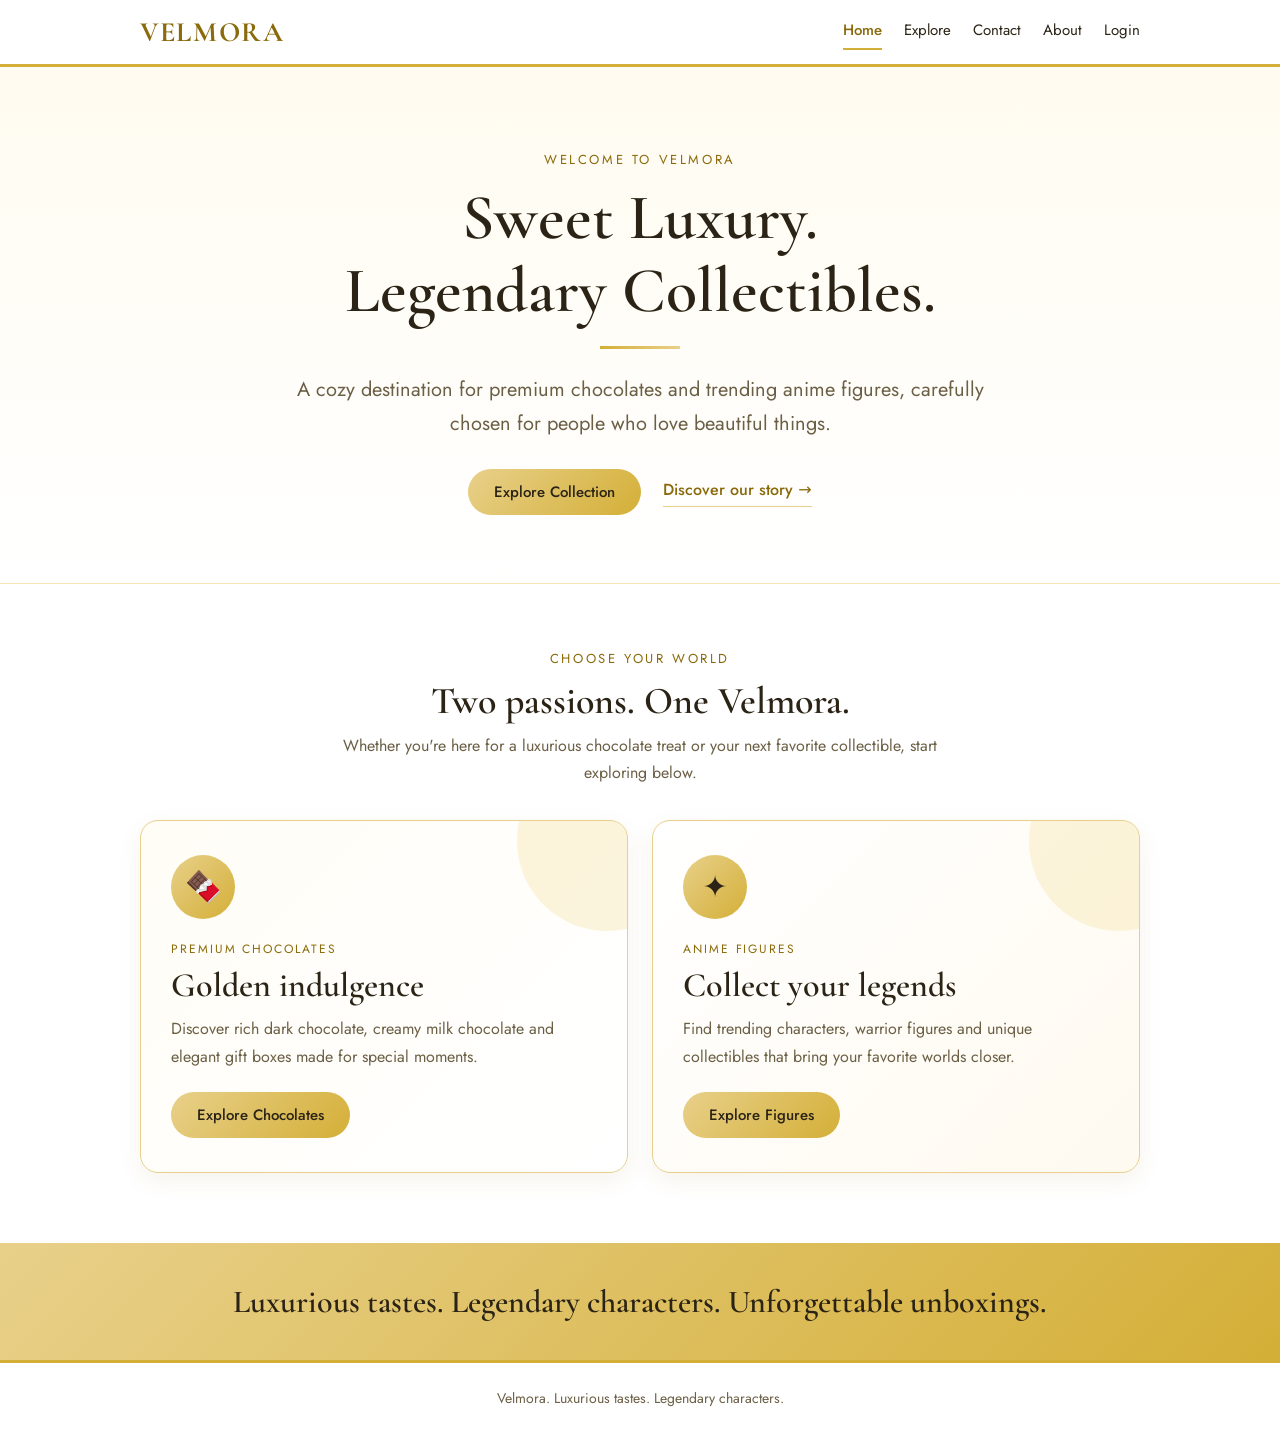
<file: index.html>
<!DOCTYPE html>
<html lang="en">
<head>
<meta charset="utf-8">
<meta name="viewport" content="width=device-width, initial-scale=1">
        <title>Home | Velmora</title>
                <link rel="preconnect" href="https://fonts.googleapis.com">
                <link href="https://fonts.googleapis.com/css2?family=Cormorant+Garamond:wght@500;600;700&family=Jost:wght@400;500&display=swap" rel="stylesheet">
                <link rel="stylesheet" href="style.css">
</head>
<body>
    <header>
        <div class="nav">
            <a class="logo" href="index.html">VELMORA</a>
            <a class="l on" href="index.html">Home</a><a class="l" href="explore.html">Explore</a><a class="l" href="contact.html">Contact</a><a class="l" href="about.html">About</a><a class="l" href="login.html">Login</a>
        </div>
    </header>

    <main>
        <section class="home-hero">
        <div class="wrap">
                <span class="eyebrow">Welcome to Velmora</span>
                <h1>Sweet Luxury.<br>Legendary Collectibles.</h1>
                <hr class="rule">
                <p class="lead">A cozy destination for premium chocolates and trending anime figures, carefully chosen for people who love beautiful things.</p>
        <div class="hero-actions">
                <a class="btn" href="explore.html">Explore Collection</a>
                <a class="text-link" href="about.html">Discover our story →</a>
        </div>
        </div>
        </section>

        <section class="home-intro">
        <div class="wrap">
                <span class="eyebrow">Choose your world</span>
                <h2>Two passions. One Velmora.</h2>
                <p class="section-text">Whether you're here for a luxurious chocolate treat or your next favorite collectible, start exploring below.</p>

        <div class="home-grid">
        <article class="home-card chocolate-card">
        <div class="card-icon">🍫</div>
                <span class="card-label">Premium Chocolates</span>
                <h2>Golden indulgence</h2>
                <p>Discover rich dark chocolate, creamy milk chocolate and elegant gift boxes made for special moments.</p>
                <a class="btn" href="explore.html#chocolates">Explore Chocolates</a>
        </article>

        <article class="home-card anime-card">
        <div class="card-icon">✦</div>
                <span class="card-label">Anime Figures</span>
                <h2>Collect your legends</h2>
                <p>Find trending characters, warrior figures and unique collectibles that bring your favorite worlds closer.</p>
                <a class="btn" href="explore.html#figures">Explore Figures</a>
        </article>
        </div>
        </div>
        </section>

        <section class="home-note">
                <p>Luxurious tastes. Legendary characters. Unforgettable unboxings.</p>
        </section>
    </main>

    <footer>Velmora. Luxurious tastes. Legendary characters.</footer>
</body>
</html>
</file>
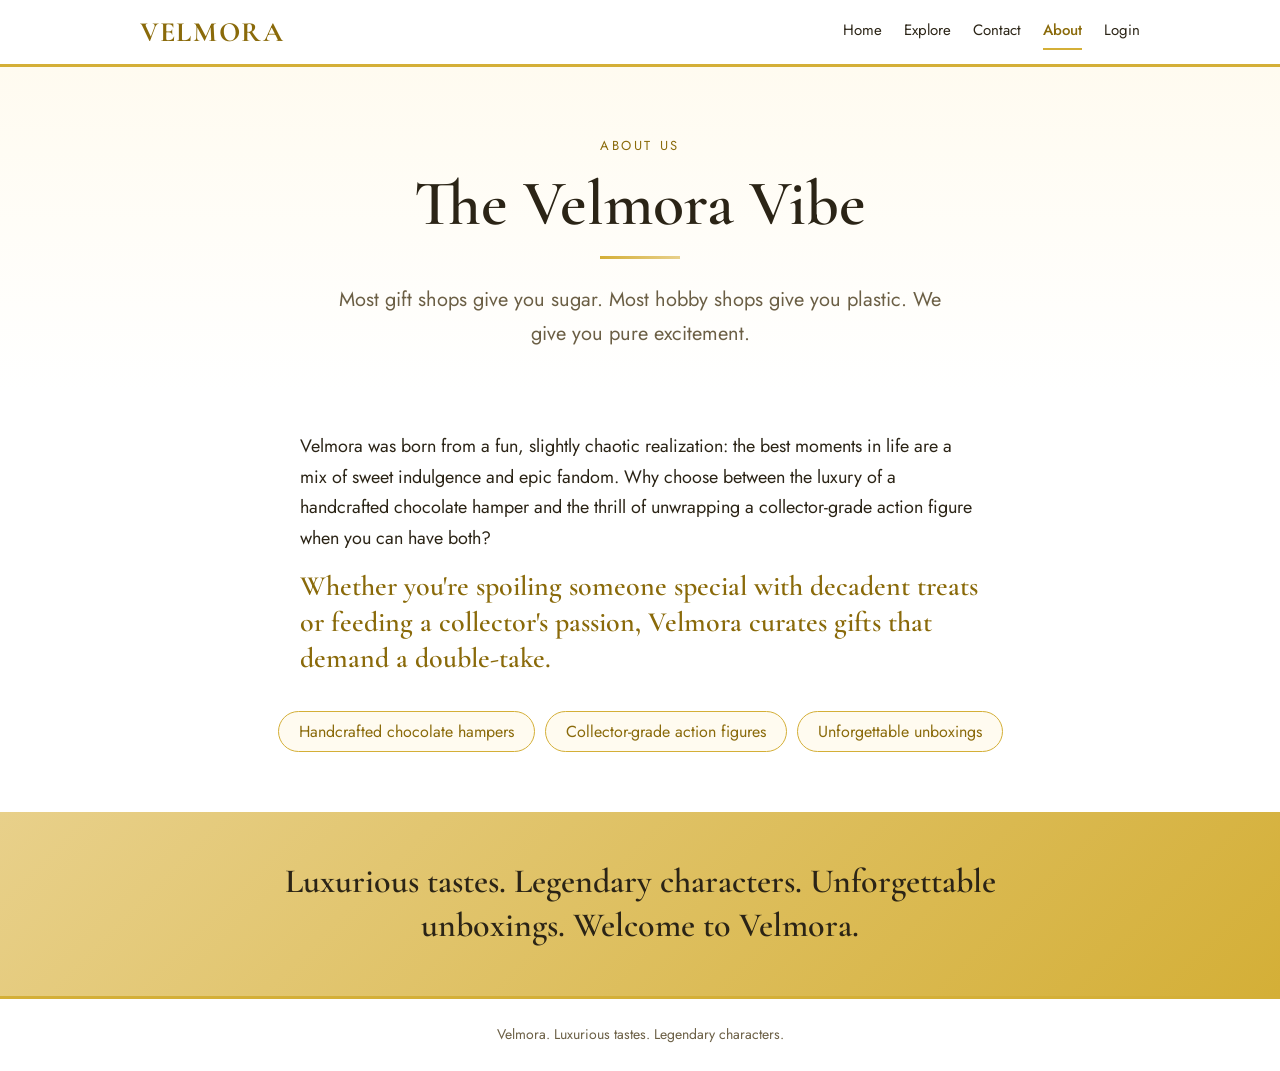
<file: about.html>
<!DOCTYPE html>
<html lang="en">
<head>
<meta charset="utf-8">
<meta name="viewport" content="width=device-width, initial-scale=1">
   <title>About | Velmora</title>
         <link rel="preconnect" href="https://fonts.googleapis.com">
         <link href="https://fonts.googleapis.com/css2?family=Cormorant+Garamond:wght@500;600;700&family=Jost:wght@400;500&display=swap" rel="stylesheet">
         <link rel="stylesheet" href="style.css">
</head>
<body>
   <header>
     <div class="nav">
     <a class="logo" href="index.html">VELMORA</a>
     <a class="l" href="index.html">Home</a><a class="l" href="explore.html">Explore</a><a class="l" href="contact.html">Contact</a><a class="l on" href="about.html">About</a><a class="l" href="login.html">Login</a>
      </div>
   </header>
   <main>
        <section class="about-hero">
                 <div class="wrap">
                      <span class="eyebrow">About us</span>
                      <h1>The Velmora Vibe</h1>
                      <hr class="rule">
                     <p class="lead">Most gift shops give you sugar. Most hobby shops give you plastic. We give you pure excitement.</p>
                  </div>
         </section>

        <section class="story">  
                <p>Velmora was born from a fun, slightly chaotic realization: the best moments in life are a mix of sweet indulgence and epic fandom. Why choose between the luxury of a handcrafted chocolate hamper and the thrill of unwrapping a collector-grade action figure when you can have both?</p>
                <p class="big">Whether you're spoiling someone special with decadent treats or feeding a collector's passion, Velmora curates gifts that demand a double-take.</p>
        </section>
        <div class="tags">
                  <span>Handcrafted chocolate hampers</span>
                  <span>Collector-grade action figures</span>
                  <span>Unforgettable unboxings</span></div>

        <section class="finale">
                  <p>Luxurious tastes. Legendary characters. Unforgettable unboxings. Welcome to Velmora.</p></section>
      </main>
      <footer>Velmora. Luxurious tastes. Legendary characters.</footer>
 </body>
</html>
</file>
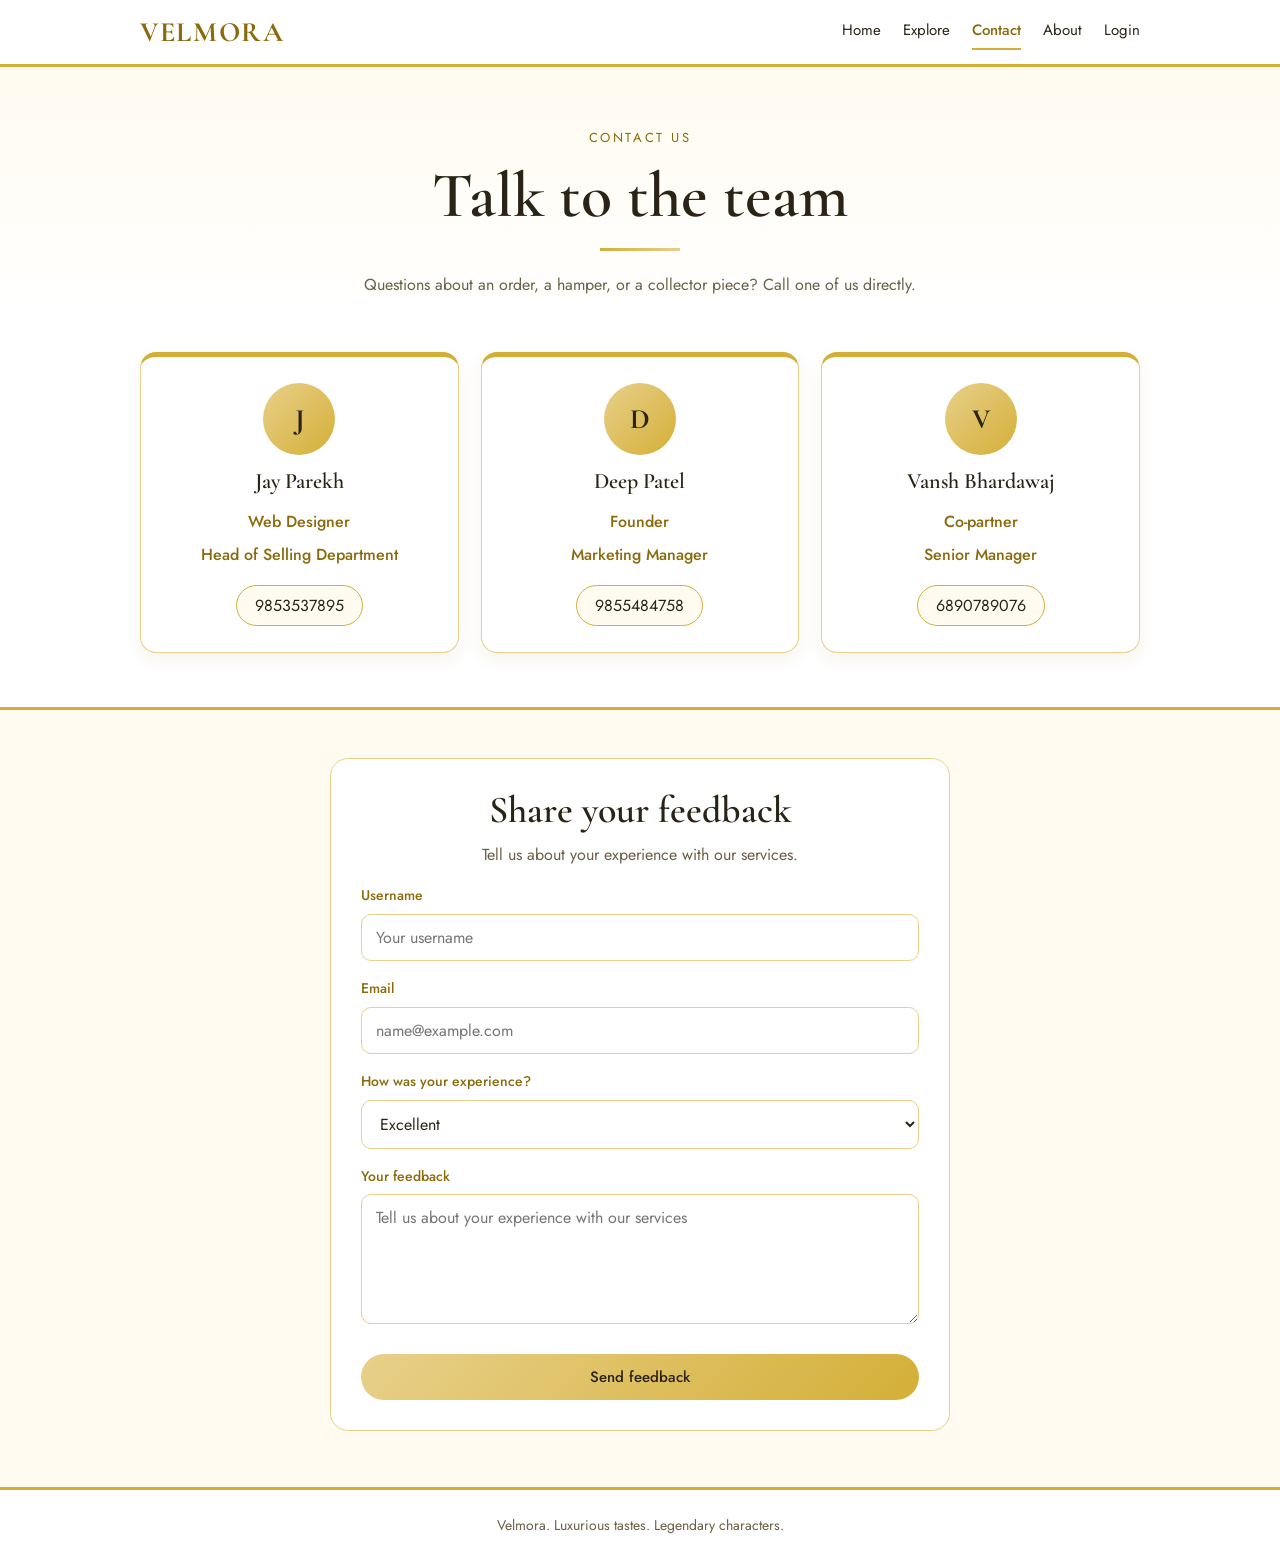
<file: contact.html>
<!DOCTYPE html>
<html lang="en">
<head>
<meta charset="utf-8">
<meta name="viewport" content="width=device-width, initial-scale=1">
<title>Contact | Velmora</title>
<link rel="preconnect" href="https://fonts.googleapis.com">
<link href="https://fonts.googleapis.com/css2?family=Cormorant+Garamond:wght@500;600;700&family=Jost:wght@400;500&display=swap" rel="stylesheet">
<link rel="stylesheet" href="style.css">
</head>
<body>
<header><div class="nav">
<a class="logo" href="index.html">VELMORA</a>
<a class="l" href="index.html">Home</a><a class="l" href="explore.html">Explore</a><a class="l on" href="contact.html">Contact</a><a class="l" href="about.html">About</a><a class="l" href="login.html">Login</a>
</div></header>
<main>
<section class="page-top"><div class="wrap">
<span class="eyebrow">Contact us</span>
<h1>Talk to the team</h1>
<hr class="rule">
<p>Questions about an order, a hamper, or a collector piece? Call one of us directly.</p>
</div></section>

<div class="wrap"><div class="team"><article class="person"><div class="avatar">J</div><h3>Jay Parekh</h3><ul><li>Web Designer</li><li>Head of Selling Department</li></ul><a class="phone" href="tel:9853537895">9853537895</a></article><article class="person"><div class="avatar">D</div><h3>Deep Patel</h3><ul><li>Founder</li><li>Marketing Manager</li></ul><a class="phone" href="tel:9855484758">9855484758</a></article><article class="person"><div class="avatar">V</div><h3>Vansh Bhardawaj</h3><ul><li>Co-partner</li><li>Senior Manager</li></ul><a class="phone" href="tel:6890789076">6890789076</a></article></div></div>

<section class="feedback"><div class="box">
<h2>Share your feedback</h2>
<p class="sub">Tell us about your experience with our services.</p>
<form action="#" method="post">
<label for="user">Username</label>
<input id="user" name="username" type="text" required placeholder="Your username">
<label for="mail">Email</label>
<input id="mail" name="email" type="email" required placeholder="name@example.com">
<label for="rate">How was your experience?</label>
<select id="rate" name="rating"><option>Excellent</option><option>Good</option><option>Average</option><option>Needs improvement</option></select>
<label for="msg">Your feedback</label>
<textarea id="msg" name="feedback" required placeholder="Tell us about your experience with our services"></textarea>
<button class="btn" type="submit">Send feedback</button>
</form>
</div></section>
</main>
<footer>Velmora. Luxurious tastes. Legendary characters.</footer>
</body>
</html>
</file>
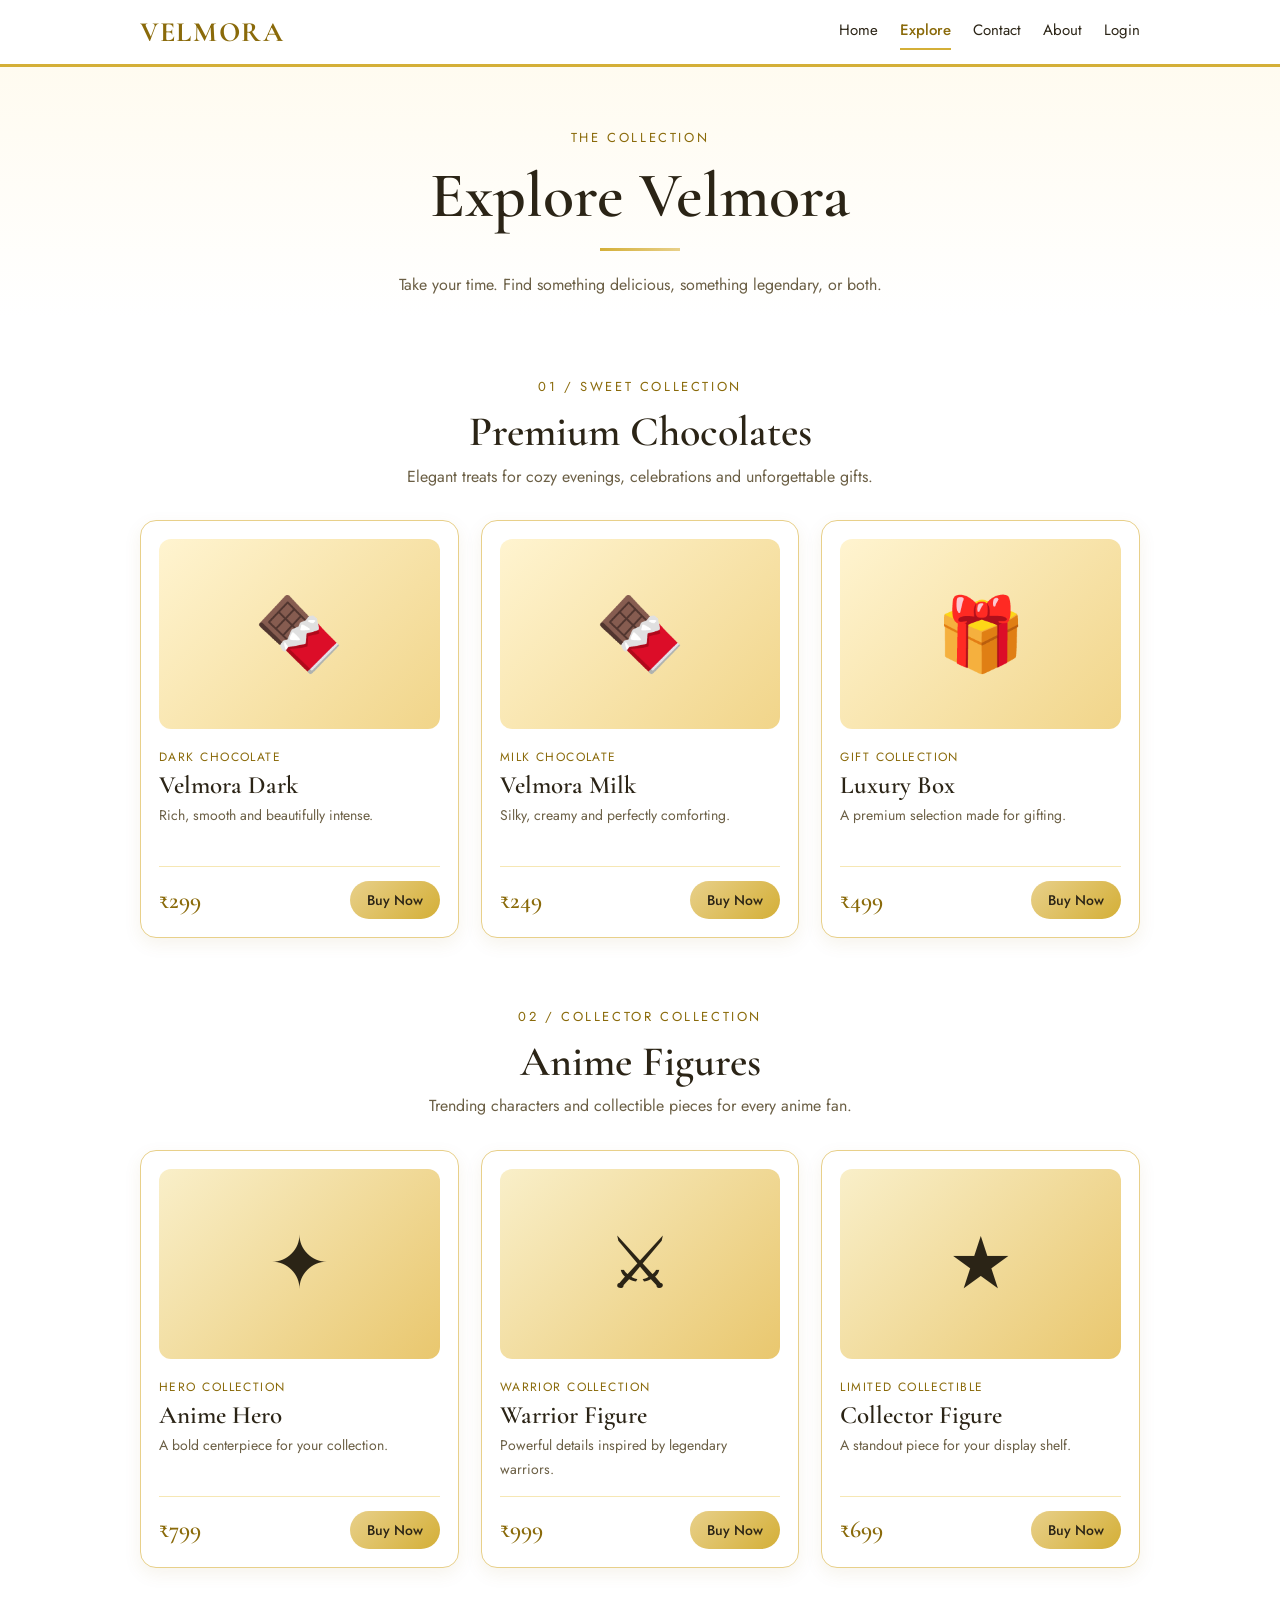
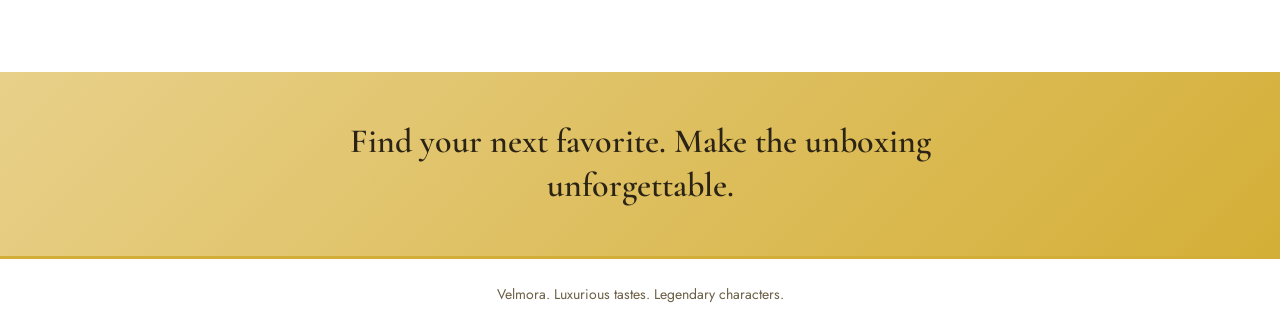
<file: explore.html>
<!DOCTYPE html>
<html lang="en">
<head>
<meta charset="utf-8">
<meta name="viewport" content="width=device-width, initial-scale=1">
        <title>Explore | Velmora</title>
                 <link rel="preconnect" href="https://fonts.googleapis.com">
                 <link href="https://fonts.googleapis.com/css2?family=Cormorant+Garamond:wght@500;600;700&family=Jost:wght@400;500&display=swap" rel="stylesheet">
                 <link rel="stylesheet" href="style.css">
</head>
<body>
        <header>
            <div class="nav">
                    <a class="logo" href="index.html">VELMORA</a>
                    <a class="l" href="index.html">Home</a>
                    <a class="l on" href="explore.html">Explore</a>
                    <a class="l" href="contact.html">Contact</a>
                    <a class="l" href="about.html">About</a>
                    <a class="l" href="login.html">Login</a>
            </div>
        </header>

        <main>
                 <section class="page-top">
                 <div class="wrap">
                        <span class="eyebrow">The collection</span>
                        <h1>Explore Velmora</h1>
                        <hr class="rule">
                        <p>Take your time. Find something delicious, something legendary, or both.</p>
                 </div>
                 </section>

                 <section class="catalog">
                 <div class="wrap">
                 <section class="catalog-section" id="chocolates">
                 <div class="section-heading">
                            <span class="eyebrow">01 / Sweet collection</span>
                            <h2>Premium Chocolates</h2>
                            <p>Elegant treats for cozy evenings, celebrations and unforgettable gifts.</p>
                 </div>

                <div class="products">
                <article class="product">
                <div class="product-image chocolate-image">🍫</div>
                            <span class="product-type">Dark Chocolate</span>
                            <h3>Velmora Dark</h3>
                            <p>Rich, smooth and beautifully intense.</p>
                            <div class="product-bottom"><strong>₹299</strong><a class="btn small-btn" href="login.html">Buy Now</a></div>
                </article>

                <article class="product">
                <div class="product-image chocolate-image">🍫</div>
                            <span class="product-type">Milk Chocolate</span>
                            <h3>Velmora Milk</h3>
                            <p>Silky, creamy and perfectly comforting.</p>
                            <div class="product-bottom"><strong>₹249</strong><a class="btn small-btn" href="login.html">Buy Now</a></div>
                </article>

                <article class="product">
                <div class="product-image chocolate-image">🎁</div>
                            <span class="product-type">Gift Collection</span>
                            <h3>Luxury Box</h3>
                            <p>A premium selection made for gifting.</p>
                            <div class="product-bottom"><strong>₹499</strong><a class="btn small-btn" href="login.html">Buy Now</a></div>
                </article>
                </div>
                </section>

                <section class="catalog-section" id="figures">
                <div class="section-heading">
                            <span class="eyebrow">02 / Collector collection</span>
                            <h2>Anime Figures</h2>
                            <p>Trending characters and collectible pieces for every anime fan.</p>
                </div>

                <div class="products">
                <article class="product anime-product">
                <div class="product-image anime-image">✦</div>
                            <span class="product-type">Hero Collection</span>
                            <h3>Anime Hero</h3>
                            <p>A bold centerpiece for your collection.</p>
                            <div class="product-bottom"><strong>₹799</strong><a class="btn small-btn" href="login.html">Buy Now</a></div>
                </article>

                <article class="product anime-product">
                <div class="product-image anime-image">⚔</div>
                            <span class="product-type">Warrior Collection</span>
                            <h3>Warrior Figure</h3>
                            <p>Powerful details inspired by legendary warriors.</p>
                            <div class="product-bottom"><strong>₹999</strong><a class="btn small-btn" href="login.html">Buy Now</a></div>
                </article>

                <article class="product anime-product">
                <div class="product-image anime-image">★</div>
                            <span class="product-type">Limited Collectible</span>
                            <h3>Collector Figure</h3>
                            <p>A standout piece for your display shelf.</p>
                            <div class="product-bottom"><strong>₹699</strong><a class="btn small-btn" href="login.html">Buy Now</a></div>
                </article>
                </div>
                </section>
                </div>
                </section>

                <section class="finale"><p>Find your next favorite. Make the unboxing unforgettable.</p></section>
        </main>

        <footer>Velmora. Luxurious tastes. Legendary characters.</footer>
</body>
</html>
</file>
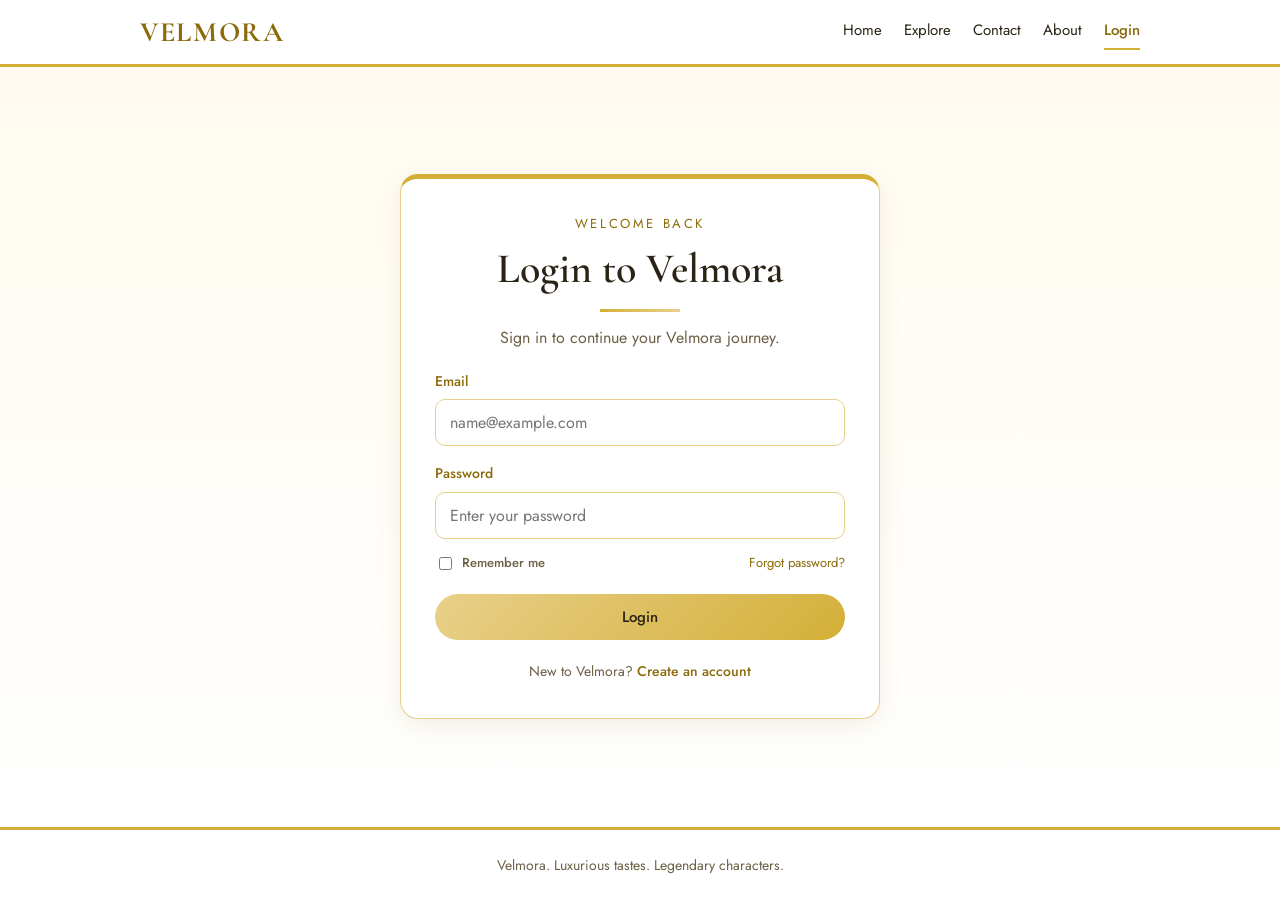
<file: login.html>
<!DOCTYPE html>
<html lang="en">
<head>
<meta charset="utf-8">
<meta name="viewport" content="width=device-width, initial-scale=1">
        <title>Login | Velmora</title>
                <link rel="preconnect" href="https://fonts.googleapis.com">
                <link href="https://fonts.googleapis.com/css2?family=Cormorant+Garamond:wght@500;600;700&family=Jost:wght@400;500&display=swap" rel="stylesheet">
                <link rel="stylesheet" href="style.css">
</head>
<body>
        <header>
                <div class="nav">
                         <a class="logo" href="index.html">VELMORA</a>
                         <a class="l" href="index.html">Home</a>
                         <a class="l" href="explore.html">Explore</a>
                         <a class="l" href="contact.html">Contact</a>
                         <a class="l" href="about.html">About</a>
                         <a class="l on" href="login.html">Login</a>
                </div>
        </header>

        <main>
                <section class="login-page">
                <div class="login-box">
                                <span class="eyebrow">Welcome back</span>
                                <h1>Login to Velmora</h1>
                                <hr class="rule">
                                <p class="sub">Sign in to continue your Velmora journey.</p>

                 <form action="#" method="post">
                                <label for="email">Email</label>
                                <input id="email" name="email" type="email" required placeholder="name@example.com">

                                <label for="password">Password</label>
                                <input id="password" name="password" type="password" required placeholder="Enter your password">

                        <div class="login-row">
                                        <label class="remember"><input type="checkbox" name="remember"> Remember me</label>
                                        <a href="#" class="forgot">Forgot password?</a>
                        </div>

                                        <button class="btn login-btn" type="submit">Login</button>
                  </form>

                  <p class="new-user">New to Velmora? <a href="#">Create an account</a></p>
                </div>
                </section>
        </main>

        <footer>Velmora. Luxurious tastes. Legendary characters.</footer>
</body>
</html>
</file>
<file: style.css>
/* Velmora - gold and white theme (About and Contact pages)
   Gold 1 (deep gold): text, headings, accents
   Gold 2 (champagne gold): buttons, borders, backgrounds */
:root{
  --white:#FFFFFF;
  --ivory:#FFFBF0;
  --champagne:#F6E7B4;
  --gold:#D4AF37;        /* bright gold */
  --gold-deep:#8A6A0A;   /* deep gold for text */
  --gold-soft:#E8D08A;   /* champagne gold */
  --ink:#2B2416;
  --mute:#6B5F45;
}
*{box-sizing:border-box}
body{margin:0;background:var(--white);color:var(--ink);font:400 16px/1.7 Jost,system-ui,sans-serif}
h1,h2,h3{font-family:"Cormorant Garamond",Georgia,serif;font-weight:600;line-height:1.15;margin:0;color:var(--ink)}
h1{font-size:clamp(40px,7vw,64px)}
h2{font-size:clamp(28px,4vw,38px)}
h3{font-size:22px}
p{margin:0 0 14px}
a{color:inherit;text-decoration:none}
.wrap{max-width:1040px;margin:0 auto;padding:0 20px}

/* header */
header{background:var(--white);border-bottom:3px solid var(--gold)}
.nav{display:flex;align-items:center;flex-wrap:wrap;gap:6px 22px;padding:14px 20px;max-width:1040px;margin:0 auto}
.logo{font:700 28px "Cormorant Garamond",Georgia,serif;letter-spacing:.06em;color:var(--gold-deep);margin-right:auto}
.nav a.l{padding:4px 0;font-size:15px;border-bottom:2px solid transparent}
.nav a.l:hover{color:var(--gold-deep)}
.nav a.l.on{color:var(--gold-deep);font-weight:500;border-color:var(--gold)}

/* shared bits */
.eyebrow{display:inline-block;font-size:13px;letter-spacing:.2em;text-transform:uppercase;color:var(--gold-deep);margin-bottom:10px}
.rule{width:80px;height:3px;background:linear-gradient(90deg,var(--gold),var(--gold-soft));border:0;margin:16px 0 24px}
.btn{display:inline-block;border:0;cursor:pointer;font:500 15px Jost,sans-serif;color:var(--ink);padding:12px 26px;border-radius:99px;
  background:linear-gradient(135deg,var(--gold-soft),var(--gold))}
.btn:hover{filter:brightness(1.06)}
a:focus-visible,button:focus-visible,input:focus-visible,select:focus-visible,textarea:focus-visible{outline:2px solid var(--gold);outline-offset:2px}

/* ---------- ABOUT ---------- */
.about-hero{background:linear-gradient(180deg,var(--ivory),var(--white));padding:64px 0 40px;text-align:center}
.about-hero .rule{margin:16px auto 24px}
.lead{font-size:20px;color:var(--mute);max-width:640px;margin:0 auto}
.story{max-width:720px;margin:0 auto;padding:40px 20px 10px}
.story p{font-size:18px}
.story p.big{font:600 28px/1.3 "Cormorant Garamond",Georgia,serif;color:var(--gold-deep)}
.tags{display:flex;justify-content:center;flex-wrap:wrap;gap:10px;padding:10px 20px 30px}
.tags span{border:1.5px solid var(--gold);border-radius:99px;padding:6px 20px;color:var(--gold-deep);background:var(--ivory)}
.finale{background:linear-gradient(135deg,var(--gold-soft),var(--gold));text-align:center;padding:48px 20px;margin-top:30px}
.finale p{font:600 clamp(22px,4vw,34px)/1.3 "Cormorant Garamond",Georgia,serif;color:#2B2416;max-width:760px;margin:0 auto}

/* ---------- CONTACT ---------- */
.page-top{background:linear-gradient(180deg,var(--ivory),var(--white));padding:56px 0 20px;text-align:center}
.page-top .rule{margin:16px auto 20px}
.page-top p{color:var(--mute);max-width:560px;margin:0 auto}
.team{display:grid;grid-template-columns:repeat(3,minmax(0,1fr));gap:22px;padding:34px 0 10px}
.person{background:var(--white);border:1.5px solid var(--gold-soft);border-top:5px solid var(--gold);border-radius:16px;padding:26px 22px;text-align:center;box-shadow:0 6px 18px rgba(138,106,10,.08)}
.avatar{width:72px;height:72px;margin:0 auto 14px;border-radius:50%;display:flex;align-items:center;justify-content:center;
  font:700 28px "Cormorant Garamond",Georgia,serif;color:var(--ink);background:linear-gradient(135deg,var(--gold-soft),var(--gold))}
.person ul{list-style:none;margin:10px 0 14px;padding:0}
.person li{color:var(--gold-deep);font-weight:500;padding:3px 0}
.phone{display:inline-block;border:1.5px solid var(--gold);border-radius:99px;padding:6px 18px;color:var(--ink);background:var(--ivory)}
.phone:hover{background:var(--champagne)}

.feedback{background:var(--ivory);border-top:3px solid var(--gold);margin-top:44px;padding:48px 0 56px}
.feedback .box{max-width:620px;margin:0 auto;background:var(--white);border:1.5px solid var(--gold-soft);border-radius:18px;padding:30px}
.feedback h2{text-align:center}
.feedback .sub{text-align:center;color:var(--mute);margin:8px 0 10px}
label{display:block;font-size:14px;color:var(--gold-deep);font-weight:500;margin:16px 0 6px}
input,select,textarea{width:100%;font:400 16px Jost,sans-serif;color:var(--ink);background:var(--white);border:1.5px solid var(--gold-soft);border-radius:10px;padding:11px 14px}
textarea{min-height:130px;resize:vertical}
input:focus,select:focus,textarea:focus{border-color:var(--gold)}
.feedback .btn{margin-top:22px;width:100%}

footer{background:var(--white);border-top:3px solid var(--gold);padding:24px 20px;text-align:center;color:var(--mute);font-size:14px}

@media (max-width:760px){.team{grid-template-columns:1fr}}


/* ---------- HOME ---------- */
.home-hero{background:linear-gradient(180deg,var(--ivory),var(--white));padding:78px 0 68px;text-align:center;border-bottom:1px solid var(--champagne)}
.home-hero .rule{margin:18px auto 24px}
.home-hero .lead{max-width:700px}
.hero-actions{display:flex;justify-content:center;align-items:center;gap:22px;flex-wrap:wrap;margin-top:28px}
.text-link{color:var(--gold-deep);font-weight:500;border-bottom:1px solid var(--gold-soft);padding-bottom:3px}
.text-link:hover{color:var(--gold)}
.home-intro{padding:60px 0 70px}
.home-intro>.wrap{text-align:center}
.section-text{max-width:650px;margin:8px auto 34px;color:var(--mute)}
.home-grid{display:grid;grid-template-columns:repeat(2,minmax(0,1fr));gap:24px;text-align:left}
.home-card{position:relative;border:1.5px solid var(--gold-soft);border-radius:18px;padding:34px 30px;box-shadow:0 8px 24px rgba(138,106,10,.08);overflow:hidden}
.home-card:after{content:"";position:absolute;width:180px;height:180px;border-radius:50%;right:-70px;top:-70px;background:rgba(246,231,180,.45)}
.chocolate-card{background:linear-gradient(135deg,#fffdf6,#fff)}
.anime-card{background:linear-gradient(135deg,#fff,#fffaf0)}
.card-icon{width:64px;height:64px;border-radius:50%;display:flex;align-items:center;justify-content:center;font-size:30px;background:linear-gradient(135deg,var(--gold-soft),var(--gold));margin-bottom:20px}
.card-label{display:block;text-transform:uppercase;letter-spacing:.16em;font-size:12px;color:var(--gold-deep);margin-bottom:7px}
.home-card h2{font-size:34px;margin-bottom:10px}
.home-card p{color:var(--mute);max-width:480px;margin-bottom:22px}
.home-note{background:linear-gradient(135deg,var(--gold-soft),var(--gold));text-align:center;padding:38px 20px}
.home-note p{font:600 clamp(22px,4vw,32px)/1.3 "Cormorant Garamond",Georgia,serif;margin:0}

/* ---------- EXPLORE ---------- */
.catalog{padding:44px 0 20px}
.catalog-section{padding:10px 0 54px}
.section-heading{text-align:center;margin-bottom:30px}
.section-heading h2{font-size:42px;margin-bottom:6px}
.section-heading p{color:var(--mute);max-width:620px;margin:0 auto}
.products{display:grid;grid-template-columns:repeat(3,minmax(0,1fr));gap:22px}
.product{background:var(--white);border:1.5px solid var(--gold-soft);border-radius:16px;padding:18px;box-shadow:0 6px 18px rgba(138,106,10,.08);transition:transform .2s,box-shadow .2s}
.product:hover{transform:translateY(-4px);box-shadow:0 10px 25px rgba(138,106,10,.13)}
.product-image{height:190px;border-radius:12px;display:flex;align-items:center;justify-content:center;font-size:72px;margin-bottom:18px}
.chocolate-image{background:linear-gradient(135deg,#fff4d0,#f1d58a)}
.anime-image{background:linear-gradient(135deg,#f9efc9,#e9c76e)}
.product-type{display:block;color:var(--gold-deep);font-size:12px;letter-spacing:.12em;text-transform:uppercase;margin-bottom:4px}
.product h3{font-size:25px;margin-bottom:4px}
.product>p{color:var(--mute);font-size:14px;min-height:48px}
.product-bottom{display:flex;align-items:center;justify-content:space-between;margin-top:14px;border-top:1px solid var(--champagne);padding-top:14px}
.product-bottom strong{font:600 24px "Cormorant Garamond",Georgia,serif;color:var(--gold-deep)}
.small-btn{padding:9px 17px;font-size:14px}

/* ---------- LOGIN ---------- */
.login-page{min-height:calc(100vh - 140px);display:flex;align-items:center;justify-content:center;background:linear-gradient(180deg,var(--ivory),var(--white));padding:55px 20px}
.login-box{width:100%;max-width:480px;background:var(--white);border:1.5px solid var(--gold-soft);border-top:5px solid var(--gold);border-radius:18px;padding:34px;box-shadow:0 8px 25px rgba(138,106,10,.1)}
.login-box h1{text-align:center;font-size:42px}
.login-box .eyebrow{display:block;text-align:center}
.login-box .rule{margin:16px auto 12px}
.login-box .sub{text-align:center;color:var(--mute);margin-bottom:18px}
.login-row{display:flex;justify-content:space-between;align-items:center;gap:10px;margin-top:13px}
.remember{display:flex;align-items:center;gap:7px;margin:0;color:var(--mute);font-size:13px}
.remember input{width:auto}
.forgot{font-size:13px;color:var(--gold-deep)}
.login-btn{width:100%;margin-top:20px}
.new-user{text-align:center;color:var(--mute);font-size:14px;margin:20px 0 0}
.new-user a{color:var(--gold-deep);font-weight:500}

@media (max-width:760px){
  .home-grid,.products{grid-template-columns:1fr}
  .home-hero{padding:55px 0 50px}
  .home-card{padding:28px 24px}
  .section-heading h2{font-size:36px}
}
@media (max-width:500px){
  .login-box{padding:26px 20px}
  .login-box h1{font-size:36px}
  .login-row{align-items:flex-start;flex-direction:column}
}
</file>
